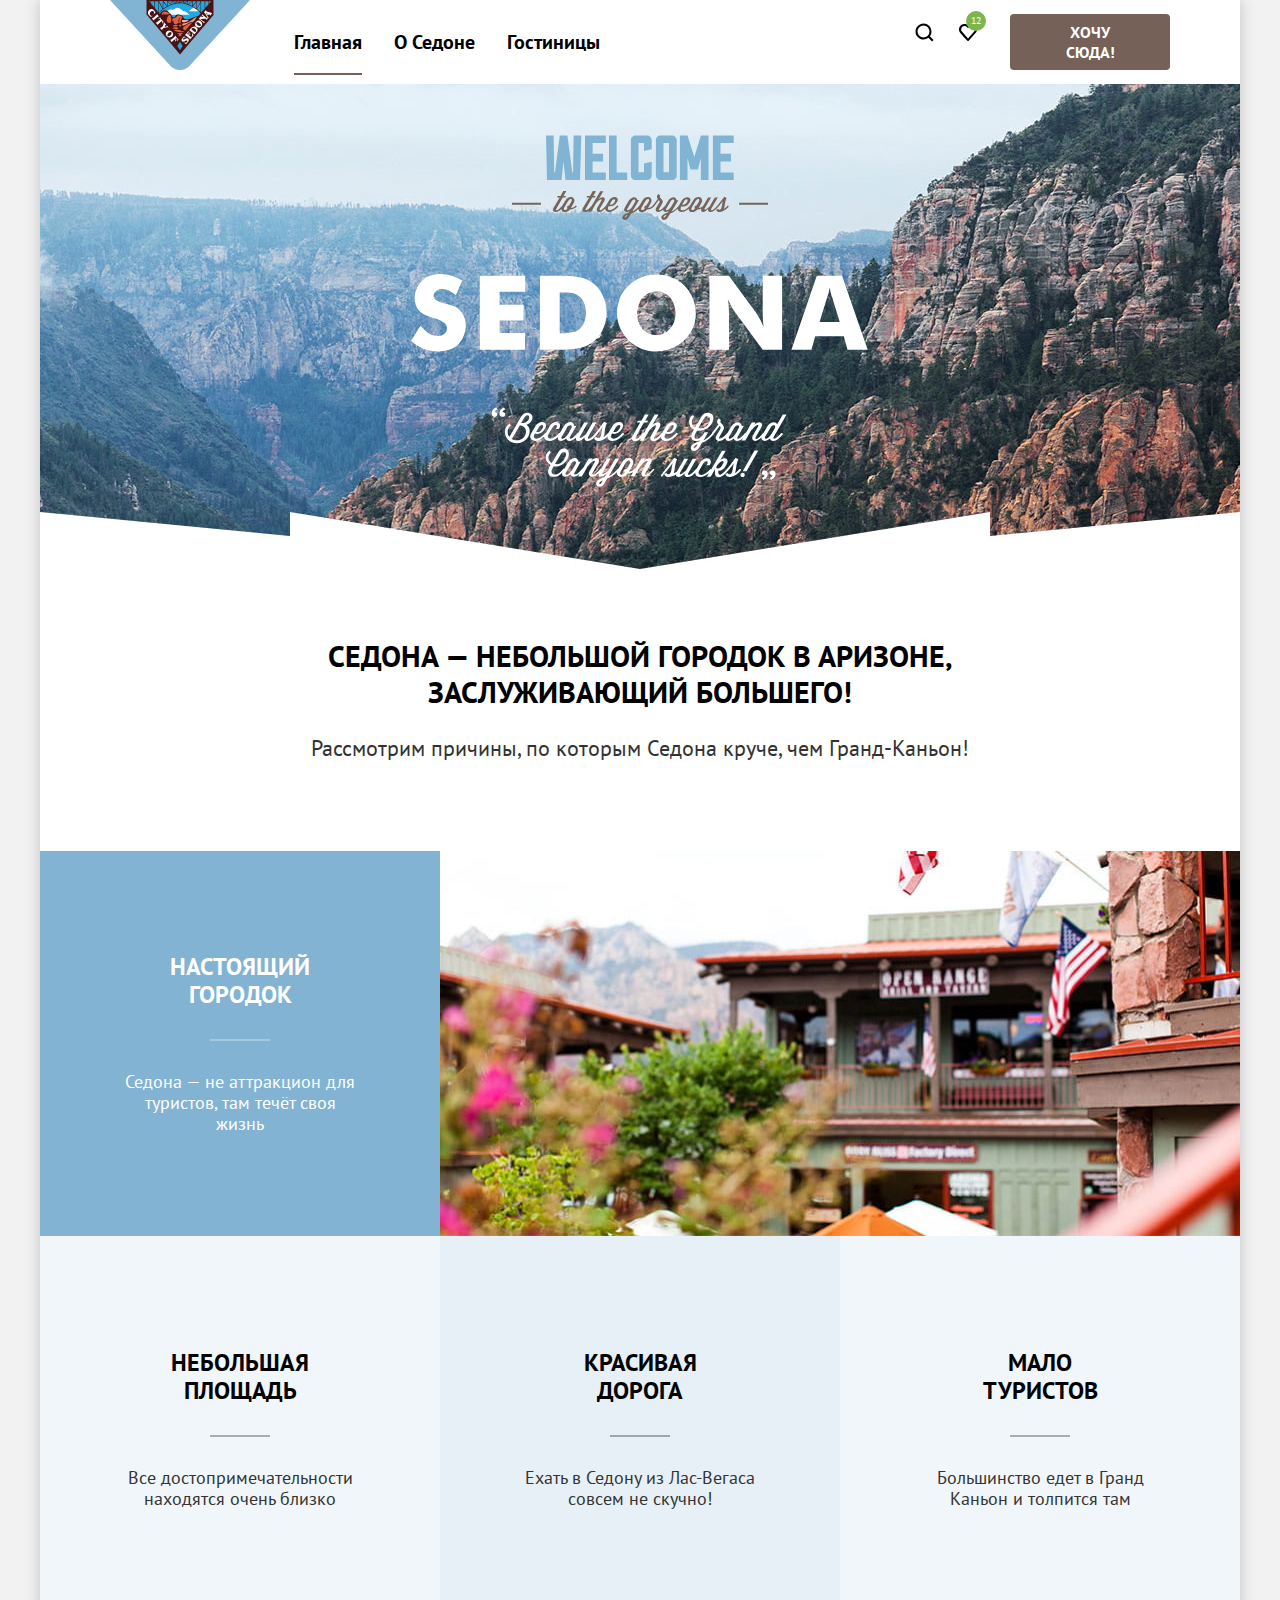
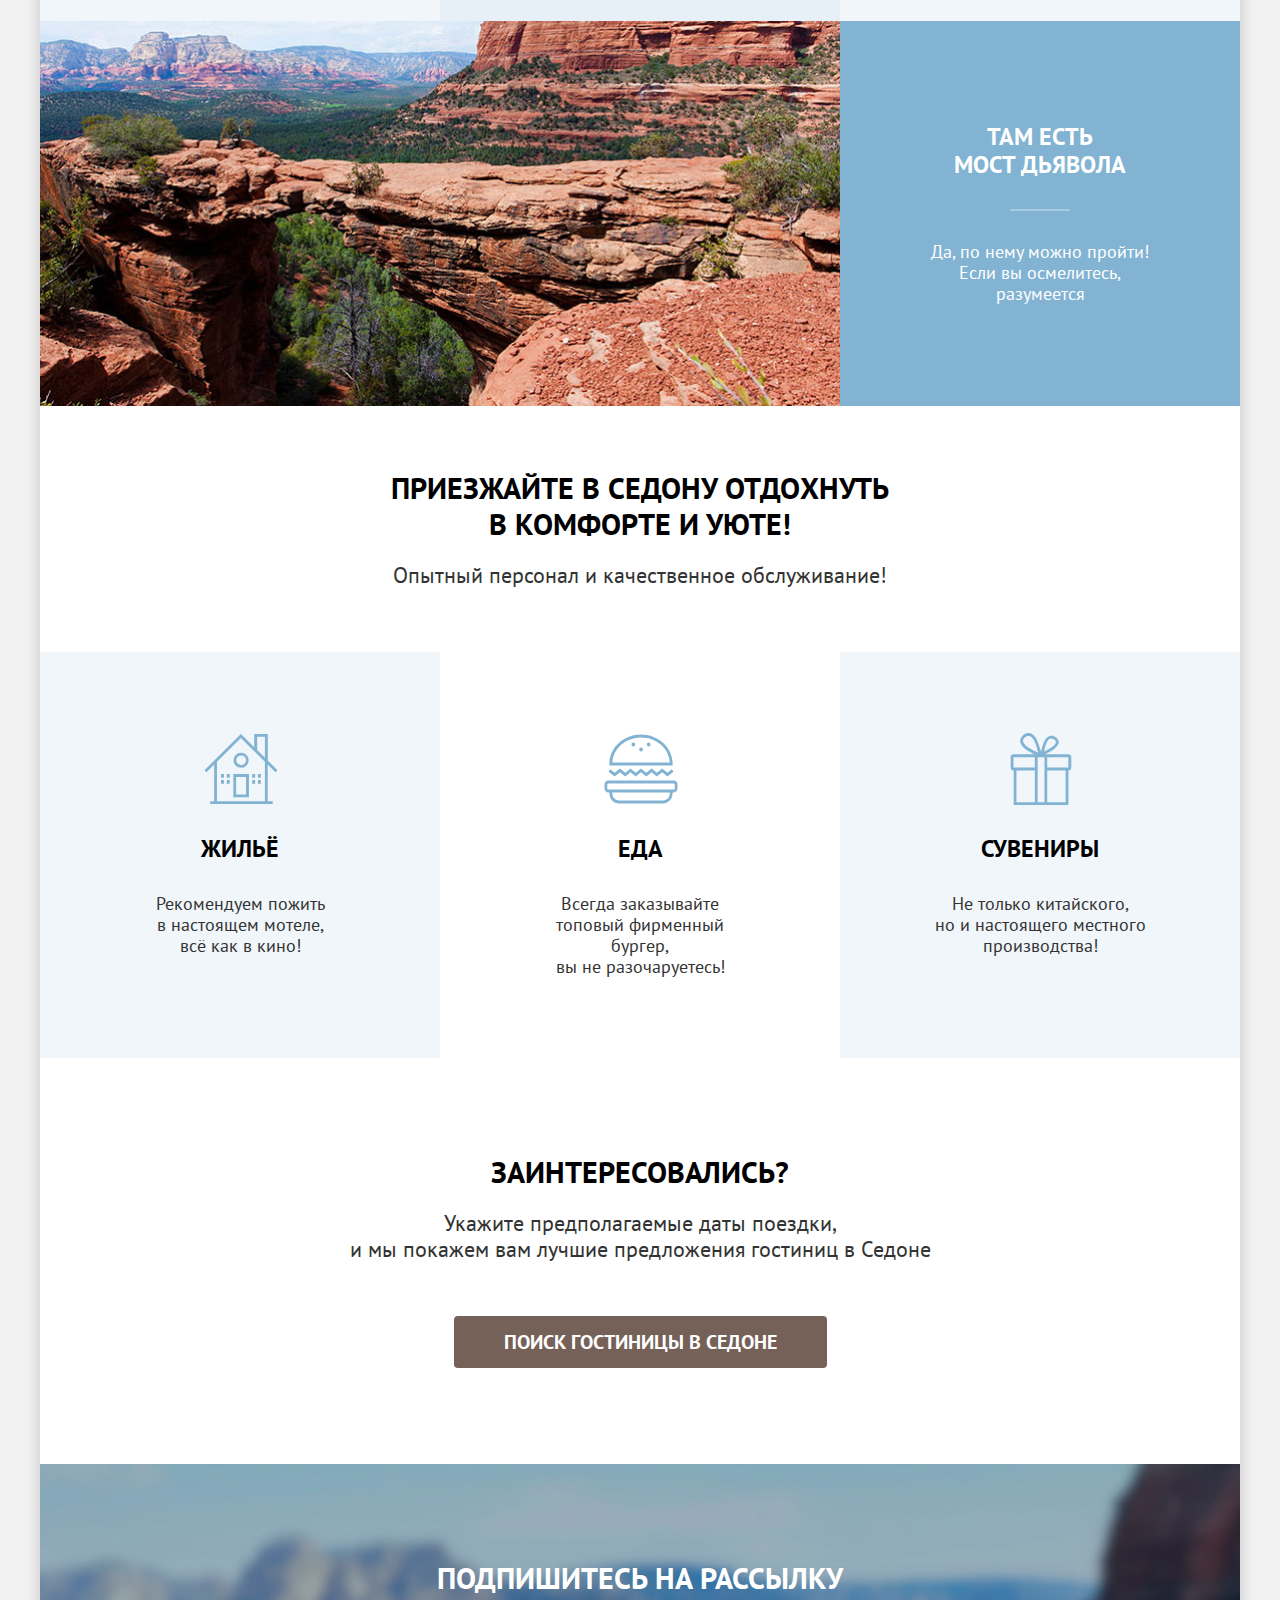
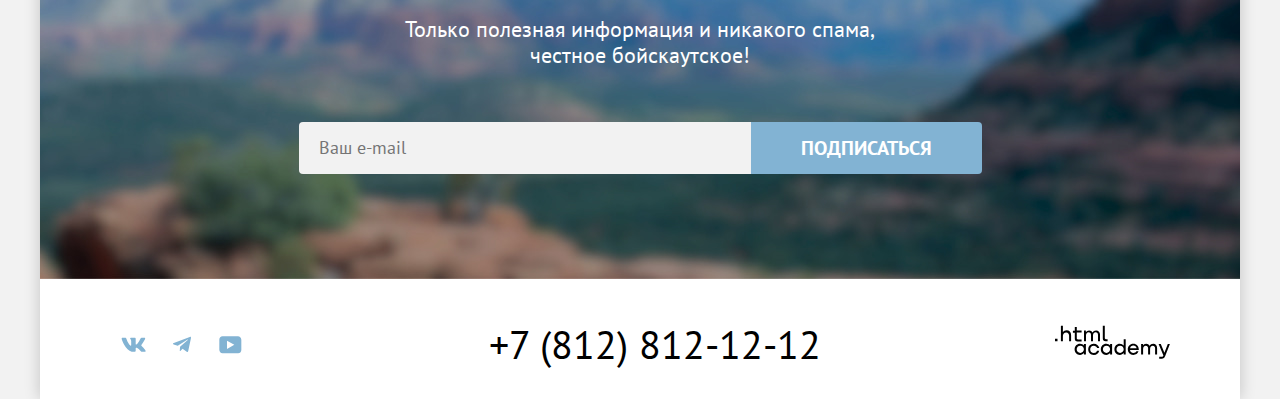
<file: index.html>
<!DOCTYPE html>
<html lang="ru">
  <head>
    <meta charset="utf-8">
    <title>Седона: Главная</title>
    <link rel="icon" href="favicon.ico">
    <link rel="icon" type="image/png" sizes="32x32" href="images/favicon-32x32.png">
    <link rel="stylesheet" href="styles/styles.css">
  </head>

  <body>
    <div class="page-container">
      <header class="main-header">

        <nav class="navigation">
          <a class="main-logo" href="index.html">
            <img class="logo-sedona" src="images/sedona-logo.svg" width="140" height="70" alt="Логотип Седоны">
          </a>

          <ul class="list navigation-list">
            <li class="navigation-item">
              <a class="navigation-link navigation-link-current" href="index.html">Главная</a>
            </li>
            <li class="navigation-item">
              <a class="navigation-link navigation-link-other" href="#">О Седоне</a>
            </li>
            <li class="navigation-item">
              <a class="navigation-link navigation-link-other" href="catalog.html">Гостиницы</a>
            </li>
          </ul>

          <ul class="list navigation-list navigation-user">
            <li class="navigation-item">
              <a class="navigation-link-user" href="#">
                <svg class="navigation-icon" xmlns="http://www.w3.org/2000/svg" width="20" height="20" fill="none" viewBox="0 0 20 20">
                  <path d="m19.5 18-3.7-3.67c1-1.3 1.7-2.98 1.7-4.87a8 8 0 0 0-8-7.96c-4.4 0-8 3.68-8 8.06a8 8 0 0 0 12.9 6.26l3.7 3.68 1.4-1.5Zm-10-2.48a6 6 0 0 1-6-5.96 6 6 0 0 1 12 0 6 6 0 0 1-6 5.96Z"/></svg>
                <span class="visually-hidden">Поиск</span>
              </a>
            </li>
            <li class="navigation-item">
              <a class="navigation-link-user navigation-favorite" href="#">
                <svg class="navigation-icon" xmlns="http://www.w3.org/2000/svg" width="20" height="20" fill="none" viewBox="0 0 20 20">
                  <path d="M9.9 19a.9.9 0 0 1-.8-.4c-5.4-6.1-6.7-7.5-7-7.9A5.4 5.4 0 0 1 6.5 2C7.8 2 9 2.5 10 3.3a5.46 5.46 0 0 1 9 4.1c0 1.3-.5 2.5-1.3 3.4l-7 7.9c-.2.2-.4.3-.8.3Zm-6-9.5c.3.4 3.5 4 6.1 6.9l6.2-7c.5-.5.7-1.2.7-2 0-1.8-1.5-3.3-3.3-3.3-1 0-2 .5-2.7 1.3-.3.3-.6.4-.9.4-.3 0-.6-.2-.8-.4-.7-.8-1.7-1.3-2.7-1.3-1.8 0-3.3 1.5-3.3 3.3-.1.9.3 1.6.7 2.1-.1 0-.1 0 0 0Z"/></svg>
                <span class="visually-hidden">Избранное</span>
              </a>
            </li>
            <li class="navigation-item">
              <button class="button button-basic navigation-button" type="button">Хочу сюда!</button>
            </li>
          </ul>
        </nav>
      </header>

      <main class="main-index">
        <div class="index-hero">
          <h1 class="visually-hidden">Добро пожаловать в Седону</h1>
          <img class="index-hero-image" src="images/welcome-to-sedona.svg" width="458" height="352" alt="Горный пейзаж Седоны">
        </div>

        <section class="advantages">
          <h2 class="visually-hidden">Почему стоит посетить Седону?</h2>

          <div class="advantages-heading">
            <p class="section-heading-title section-heading-title-first">Седона — небольшой городок в Аризоне,<br>заслуживающий большего!</p>
            <p class="section-heading-text">Рассмотрим причины, по которым Седона круче, чем Гранд-Каньон!</p>
          </div>
          <ul class="list advantages-list">
            <li class="advantages-item">
              <div class="advantages-text">
                <h3 class="advantages-title">Настоящий городок</h3>
                <div class="divider"></div>
                <p class="advantages-description">Седона — не аттракцион для туристов, там течёт своя жизнь</p>
              </div>
              <img src="images/sedona-town.jpg" width="800" height="385" alt="Улица Седоны">
            </li>
            <li class="advantages-item">
              <div class="advantages-text">
                <h3 class="advantages-title">Небольшая площадь</h3>
                <div class="divider"></div>
                <p class="advantages-description">Все достопримечательности находятся очень близко</p>
              </div>
              </li>
            <li class="advantages-item">
              <div class="advantages-text">
                <h3 class="advantages-title">Красивая<br>дорога</h3>
                <div class="divider"></div>
                <p class="advantages-description">Ехать в Седону из Лас-Вегаса совсем не скучно!</p>
              </div>
              </li>
            <li class="advantages-item">
              <div class="advantages-text">
                <h3 class="advantages-title">Мало<br>туристов</h3>
                <div class="divider"></div>
                <p class="advantages-description">Большинство едет в Гранд Каньон и толпится там</p>
              </div>
            </li>
            <li class="advantages-item">
              <div class="advantages-text">
                <h3 class="advantages-title">Там есть<br>мост дьявола</h3>
                <div class="divider"></div>
                <p class="advantages-description">Да, по нему можно пройти! Если вы осмелитесь, разумеется</p>
              </div>
              <img class="advantages-picture-last" src="images/devils-bridge.jpg" width="800" height="385" alt="Мост дьявола">
            </li>
          </ul>
        </section>

        <section class="recommendations">
          <h2 class="visually-hidden">Рекомендации</h2>
          <div class="recommendations-heading">
            <p class="section-heading-title">Приезжайте в Седону отдохнуть <br>в комфорте и уюте!</p>
            <p class="section-heading-text">Опытный персонал и качественное обслуживание!</p>
          </div>
          <ul class="list recommendations-list">
            <li class="recommendations-item">
              <h3 class="recommendations-title">Жильё</h3>
              <p class="recommendations-description">Рекомендуем пожить<br>в настоящем мотеле,<br>всё как в кино!</p>
            </li>
            <li class="recommendations-item">
              <h3 class="recommendations-title">Еда</h3>
              <p class="recommendations-description">Всегда заказывайте<br>топовый фирменный бургер,<br>вы не разочаруетесь!</p>
            </li>
            <li class="recommendations-item">
              <h3 class="recommendations-title">Сувениры</h3>
              <p class="recommendations-description">Не только китайского,<br>но и настоящего местного производства!</p>
            </li>
          </ul>
        </section>

        <section class="search">
          <h2 class="visually-hidden">Поиск гостиницы в Седоне</h2>
          <div class="search-heading">
            <p class="section-heading-title">Заинтересовались?</p>
            <p class="section-heading-text">Укажите предполагаемые даты поездки,<br>и мы покажем вам лучшие предложения гостиниц в Седоне</p>
            <a class="button button-basic button-big" href="catalog.html">Поиск гостиницы в Седоне</a>
          </div>
        </section>

        <section class="subscription subscription-background">
          <div class="subscription-heading">
            <h2 class="section-heading-title">Подпишитесь на рассылку</h2>
            <p class="section-heading-text">Только полезная информация и никакого спама,<br>честное бойскаутское!</p>
          </div>
          <form class="subscription-form" action="https://echo.htmlacademy.ru/" method="post">
            <label class="visually-hidden" for="e-mail">Укажите Ваш e-mail</label>
            <input class="subscription-email" type="email" name="e-mail" placeholder="Ваш e-mail" id="e-mail" required>
            <button class="button button-blue button-big" type="submit">Подписаться</button>
          </form>
        </section>
      </main>

      <footer class="main-footer">
        <ul class="list footer-socials">
          <li class="footer-socials-item">
            <a class="footer-socials-link" href="https://vk.com/htmlacademy">
              <svg class="socials-icon" xmlns="http://www.w3.org/2000/svg" width="48" height="41" fill="none" viewBox="0 0 48 41">
                <path fill-rule="evenodd" d="M35.12 14.8c.16-.54 0-.94-.8-.94H31.7c-.67 0-.98.34-1.15.73 0 0-1.33 3.2-3.22 5.27-.61.6-.9.8-1.23.8-.16 0-.41-.2-.41-.75v-5.1c0-.66-.19-.95-.74-.95h-4.13c-.42 0-.67.3-.67.59 0 .62.95.76 1.04 2.51v3.8c0 .83-.15.98-.48.98-.9 0-3.06-3.2-4.34-6.88-.25-.72-.5-1-1.18-1h-2.62c-.75 0-.9.34-.9.73 0 .68.89 4.07 4.14 8.55 2.17 3.06 5.23 4.72 8 4.72 1.68 0 1.88-.37 1.88-1v-2.32c0-.74.16-.88.7-.88.38 0 1.05.19 2.6 1.66 1.79 1.75 2.08 2.54 3.08 2.54h2.63c.75 0 1.12-.37.9-1.1-.23-.72-1.08-1.77-2.2-3.02-.62-.71-1.54-1.48-1.82-1.86-.39-.5-.28-.71 0-1.15 0 0 3.2-4.42 3.54-5.93Z" clip-rule="evenodd"/></svg>
              <span class="visually-hidden">VK</span>
            </a>
          </li>
          <li class="footer-socials-item">
            <a class="footer-socials-link" href="https://t.me/htmlacademy">
              <svg class="socials-icon" xmlns="http://www.w3.org/2000/svg" width="48" height="41" fill="none" viewBox="0 0 48 41">
                <path d="M31.79 12.96 15.84 19.1c-1.09.44-1.08 1.05-.2 1.32l4.1 1.28 9.47-5.98c.44-.27.85-.13.52.17l-7.68 6.93-.28 4.22c.41 0 .6-.2.83-.41l1.99-1.94 4.13 3.06c.77.42 1.31.2 1.5-.7l2.72-12.8c.28-1.12-.43-1.62-1.15-1.3Z"/></svg>
              <span class="visually-hidden">Telegram</span>
            </a>
          </li>
          <li class="footer-socials-item">
            <a class="footer-socials-link" href="https://www.youtube.com/user/htmlacademyru">
              <svg class="socials-icon" xmlns="http://www.w3.org/2000/svg" width="48" height="41" fill="none" viewBox="0 0 48 41">
                <path d="M31.94 12.36H16.51c-1.86 0-3.18 1.59-3.18 3.4v10.09c0 1.91 1.32 3.5 3.18 3.5h15.65c1.64 0 3.17-1.59 3.17-3.4v-10.2c-.22-1.8-1.53-3.4-3.39-3.4ZM20.99 24.89v-8.07l7.34 4.04-7.34 4.03Z"/></svg>
              <span class="visually-hidden">YouTube</span>
            </a>
          </li>
        </ul>

        <address>
          <a class="footer-phone" href="tel:+78128121212">+7 (812) 812-12-12</a>
        </address>

          <a class="html-academy-logo" href="https://htmlacademy.ru/">
            <svg class="html-academy-icon" xmlns="http://www.w3.org/2000/svg" width="115" height="34" fill="none" viewBox="0 0 115 34">
              <path d="M0 13.72v2.6h2.5v-2.6H0ZM11.6 5.32c-1.6 0-2.8.7-3.6 1.7h-.1V.82h-2v15.5h2v-5.3c0-2.1 1.3-3.6 3.3-3.6 1.8 0 2.9 1.4 2.9 3.2v5.7h2v-6.1c.1-3-1.8-4.9-4.5-4.9ZM26.6 5.62h-4.8v-3.7h-2v3.8h-1.9v2h1.9v6c0 1.7 1 2.7 2.7 2.7h4.1v-2h-3.7c-.7 0-1.1-.4-1.1-1.1v-5.7h4.8v-2ZM41.1 5.42c-1.6 0-2.9.8-3.5 2.1h-.1c-.6-1.2-1.8-2.1-3.4-2.1-1.4 0-2.5.8-3.1 1.8h-.1v-1.6H29v10.6h2v-5.4c0-2 1-3.5 2.6-3.5 1.5 0 2.4 1 2.4 2.6v6.3h2v-5.6c0-2.4 1.4-3.3 2.6-3.3 1.5 0 2.4 1 2.4 2.6v6.3h2v-6.5c.1-2.5-1.4-4.3-3.9-4.3ZM47.8 13.52c0 1.7 1 2.7 2.8 2.7h2v-2h-1.7c-.7 0-1.1-.4-1.1-1.1V.82h-2v12.7ZM28.9 20.52c-.9-1.1-2.2-1.8-3.9-1.8-3.1 0-5.4 2.3-5.4 5.6s2.3 5.6 5.4 5.6c1.8 0 3-.8 3.8-1.9h.1v1.6h2v-10.6h-2v1.5Zm-3.6 7.4c-2.2 0-3.6-1.6-3.6-3.6s1.4-3.6 3.6-3.6 3.6 1.6 3.6 3.6c0 1.9-1.4 3.6-3.6 3.6ZM44.2 22.82c-.5-2.4-2.6-4.1-5.4-4.1a5.4 5.4 0 0 0-5.6 5.6c0 3.1 2.2 5.6 5.6 5.6 2.8 0 4.9-1.8 5.4-4.2h-2.1a3.4 3.4 0 0 1-3.3 2.3c-2.2 0-3.6-1.6-3.6-3.6s1.4-3.6 3.6-3.6c1.6 0 2.8 1 3.3 2.2h2.1v-.2ZM55.1 20.52c-.9-1.1-2.2-1.8-3.9-1.8-3.1 0-5.4 2.3-5.4 5.6s2.3 5.6 5.4 5.6c1.8 0 3-.8 3.8-1.9h.1v1.6h2v-10.6h-2v1.5Zm-3.6 7.4c-2.2 0-3.6-1.6-3.6-3.6s1.4-3.6 3.6-3.6 3.6 1.6 3.6 3.6c0 1.9-1.5 3.6-3.6 3.6ZM68.7 20.62c-.9-1.1-2.2-1.9-3.9-1.9-3.1 0-5.4 2.3-5.4 5.6s2.2 5.6 5.4 5.6c1.7 0 3-.8 3.8-1.8h.1v1.5h2v-15.4h-2v6.4Zm-3.6 7.3c-2.2 0-3.6-1.6-3.6-3.6s1.4-3.6 3.6-3.6 3.6 1.6 3.6 3.6c-.1 2-1.5 3.6-3.6 3.6ZM78.3 18.72c-3.3 0-5.5 2.5-5.5 5.6 0 3 2.1 5.6 5.5 5.6 2.5 0 4.5-1.3 5.2-3.6h-2.1c-.5 1-1.6 1.6-3 1.6-1.9 0-3.3-1.3-3.4-2.9h8.8c.2-3.6-2-6.3-5.5-6.3Zm0 1.9c1.7 0 3 1 3.3 2.6h-6.5c.3-1.5 1.5-2.6 3.2-2.6ZM98.2 18.72c-1.6 0-2.9.8-3.6 2h-.1c-.6-1.2-1.8-2-3.4-2-1.4 0-2.5.7-3.1 1.8v-1.5h-1.9v10.6h2v-5.4c0-2 1-3.4 2.6-3.5 1.5 0 2.4 1 2.4 2.6v6.3h2v-5.6c0-2.4 1.4-3.3 2.6-3.3 1.5 0 2.4 1 2.4 2.6v6.3h2v-6.5c.1-2.6-1.4-4.4-3.9-4.4ZM109.4 27.82l-3.6-8.9h-2.2l4.8 11.6c-.3.9-.7 1.2-1.7 1.2h-2.5v2h2.5c1.8 0 2.8-.8 3.5-2.6l4.7-12.2h-2.1l-3.4 8.9Z"/></svg>
            <span class="visually-hidden">Логотип-ссылка HTML Academy</span>
          </a>
      </footer>

      <div class="modal-container modal-container-close">
        <section class="modal-hotel-search">
          <h2 class="modal-title">Поиск гостиницы в Седоне</h2>
          <button class="modal-close-button" type="button">
            <span class="visually-hidden">Закрыть</span>
            <span class="close-button">
              <svg class="close-button-svg" xmlns="http://www.w3.org/2000/svg" width="20" height="20" fill="none" viewBox="0 0 20 20">
                <path d="M17 4.3 15.7 3 10 8.7 4.3 3 3 4.3 8.7 10 3 15.7 4.3 17l5.7-5.7 5.7 5.7 1.3-1.3-5.7-5.7L17 4.3Z"/>
                </svg>
            </span>
          </button>

          <form class="modal-search-form" action="https://echo.htmlacademy.ru/" method="post">
            <label class="modal-input-label">
              <span class="modal-input-label-title">Дата заезда:</span>
              <input class="modal-input modal-input-date" type="text" name="arrival-date" value="27 апреля 2020" placeholder="Укажите дату" required>
              <span class="modal-icon"></span>
              <span class="date-comment comment-not-available">Мы не можем отправить вас в прошлое.</span>
            </label>
            <label class="modal-input-label">
              <span class="modal-input-label-title">Дата выезда:</span>
              <input class="modal-input modal-input-date" type="text" name="departure-date" value="1 сентября 2023" placeholder="Укажите дату" required>
              <span class="modal-icon"></span>
              <span class="date-comment comment-available">На эти даты есть свободные номера. Пока есть.</span>
            </label>

            <div class="modal-guests-counters">
              <div class="guests-counter">
                <label class="modal-input-label" for="guests-adults">
                  <span class="modal-input-label-title">Взрослые:</span>
                </label>
                <input class="modal-input modal-input-guests" type="number" name="guests-adults" id="guests-adults" value="2" min="1" required>
                <div class="modal-quantity">
                  <button class="modal-quantity-button" type="button">
                    <span class="visually-hidden">Меньше</span>
                    <svg class="button-minus-svg" width="20" height="20" viewBox="0 0 20 20" fill="none" xmlns="http://www.w3.org/2000/svg">
                      <path d="M3 9V11H17V9H3Z"/>
                      </svg>
                  </button>
                  <button class="modal-quantity-button" type="button">
                    <span class="visually-hidden">Больше</span>
                    <svg class="button-plus-svg" width="20" height="20" viewBox="0 0 20 20" fill="none" xmlns="http://www.w3.org/2000/svg">
                      <path d="M17 9H11V3H9V9H3V11H9V17H11V11H17V9Z"/>
                      </svg>
                  </button>
                </div>
              </div>

              <div class="guests-counter">
                <label class="modal-input-label" for="guests-kids">
                  <span class="modal-input-label-title">Дети:</span>
                </label>
                <span class="tooltip">
                  <button class="tooltip-toggle" type="button" aria-labelledby="tooltip-label">
                   <svg class="tooltip-icon" xmlns="http://www.w3.org/2000/svg" width="26" height="26" fill="none" viewBox="0 0 26 26"><circle cx="13" cy="13" r="13" fill="#83B3D3"/><path fill="#fff" fill-rule="evenodd" d="M12 7h2v2h-2V7Zm2 12h-2v-9h2v9Z" clip-rule="evenodd"/></svg>
                 </button>
                 <span class="tooltip-text" role="tooltip" id="tooltip-label">Укажите количество детей, которые будут с вами, возраст которых от 6 до 18 лет. Дети до 6 лет размещаются бесплатно.</span>
                </span>
                <input class="modal-input modal-input-guests" type="number" name="guests-kids" id="guests-kids" value="2" min="0" required>
                <div class="modal-quantity">
                  <button class="modal-quantity-button" type="button">
                    <span class="visually-hidden">Меньше</span>
                    <svg class="button-minus-svg" width="20" height="20" viewBox="0 0 20 20" fill="none" xmlns="http://www.w3.org/2000/svg">
                      <path d="M3 9V11H17V9H3Z"/>
                      </svg>
                  </button>
                  <button class="modal-quantity-button" type="button">
                    <span class="visually-hidden">Больше</span>
                    <svg class="button-plus-svg" width="20" height="20" viewBox="0 0 20 20" fill="none" xmlns="http://www.w3.org/2000/svg">
                      <path d="M17 9H11V3H9V9H3V11H9V17H11V11H17V9Z"/>
                      </svg>
                  </button>
                </div>
              </div>
            </div>

            <button class="button button-blue button-big" type="submit">Найти</button>
          </form>
        </section>
      </div>

    </div>
  </body>
</html>
</file>
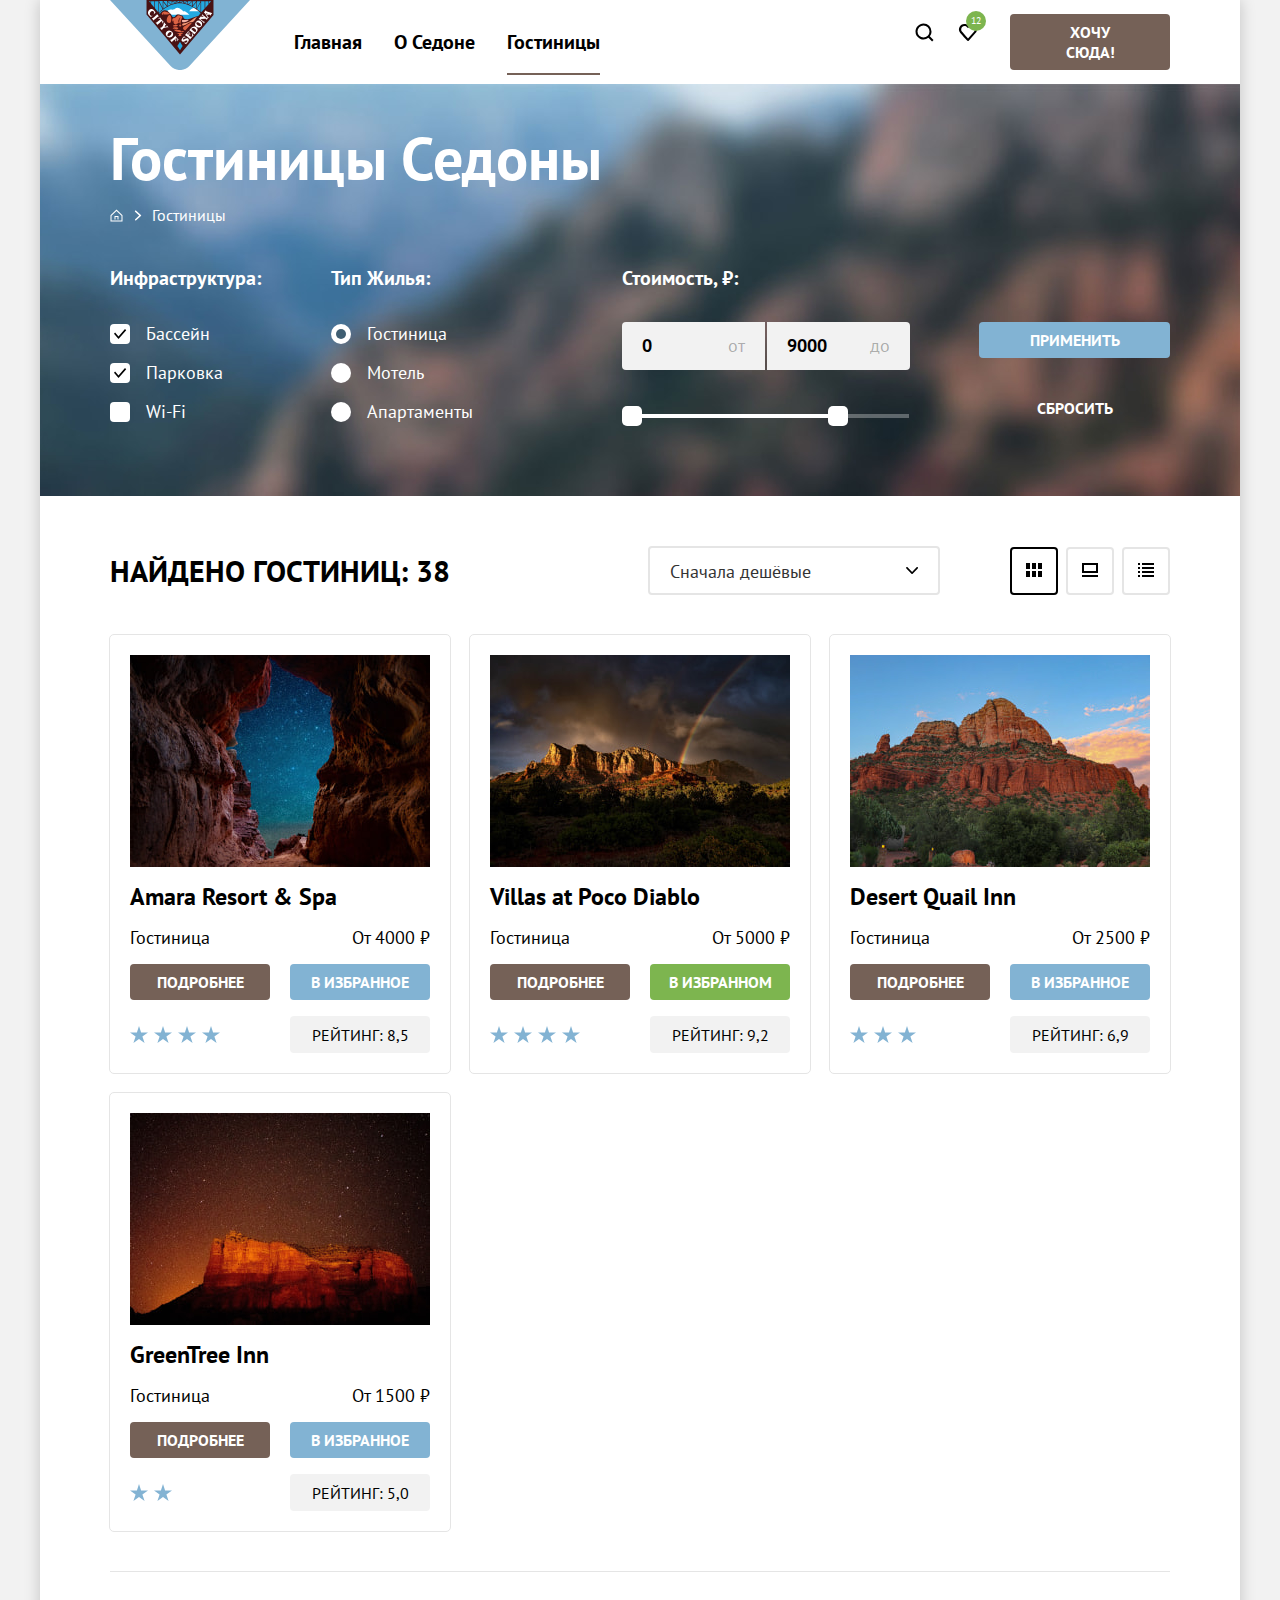
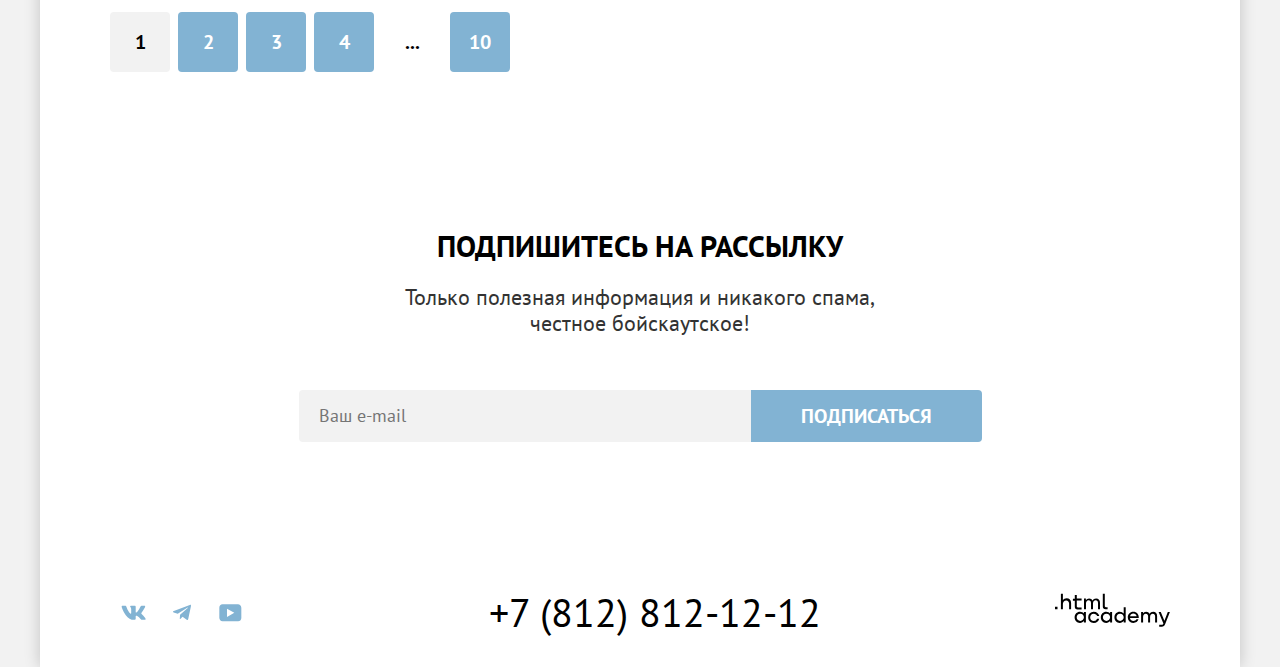
<file: catalog.html>
<!DOCTYPE html>
<html lang="ru">
  <head>
    <meta charset="utf-8">
    <title>Седона: Гостиницы</title>
    <link rel="icon" href="favicon.ico">
    <link rel="icon" type="image/png" sizes="32x32" href="images/favicon-32x32.png">
    <link rel="stylesheet" href="styles/styles.css">
  </head>

  <body>
    <div class="page-container">
      <header class="main-header">

        <nav class="navigation">
          <a class="main-logo" href="index.html">
            <img class="logo-sedona" src="images/sedona-logo.svg" width="140" height="70" alt="Логотип Седоны">
          </a>

          <ul class="list navigation-list">
            <li class="navigation-item">
              <a class="navigation-link navigation-link-other" href="index.html">Главная</a>
            </li>
            <li class="navigation-item">
              <a class="navigation-link navigation-link-other" href="#">О Седоне</a>
            </li>
            <li class="navigation-item">
              <a class="navigation-link navigation-link-current" href="catalog.html">Гостиницы</a>
            </li>
          </ul>

          <ul class="list navigation-list navigation-user">
            <li class="navigation-item">
              <a class="navigation-link-user" href="#">
                <svg class="navigation-icon" xmlns="http://www.w3.org/2000/svg" width="20" height="20" fill="none" viewBox="0 0 20 20">
                  <path d="m19.5 18-3.7-3.67c1-1.3 1.7-2.98 1.7-4.87a8 8 0 0 0-8-7.96c-4.4 0-8 3.68-8 8.06a8 8 0 0 0 12.9 6.26l3.7 3.68 1.4-1.5Zm-10-2.48a6 6 0 0 1-6-5.96 6 6 0 0 1 12 0 6 6 0 0 1-6 5.96Z"/></svg>
                <span class="visually-hidden">Поиск</span>
              </a>
            </li>
            <li class="navigation-item">
              <a class="navigation-link-user navigation-favorite" href="#">
                <svg class="navigation-icon" xmlns="http://www.w3.org/2000/svg" width="20" height="20" fill="none" viewBox="0 0 20 20">
                  <path d="M9.9 19a.9.9 0 0 1-.8-.4c-5.4-6.1-6.7-7.5-7-7.9A5.4 5.4 0 0 1 6.5 2C7.8 2 9 2.5 10 3.3a5.46 5.46 0 0 1 9 4.1c0 1.3-.5 2.5-1.3 3.4l-7 7.9c-.2.2-.4.3-.8.3Zm-6-9.5c.3.4 3.5 4 6.1 6.9l6.2-7c.5-.5.7-1.2.7-2 0-1.8-1.5-3.3-3.3-3.3-1 0-2 .5-2.7 1.3-.3.3-.6.4-.9.4-.3 0-.6-.2-.8-.4-.7-.8-1.7-1.3-2.7-1.3-1.8 0-3.3 1.5-3.3 3.3-.1.9.3 1.6.7 2.1-.1 0-.1 0 0 0Z"/></svg>
                <span class="visually-hidden">Избранное</span>
              </a>
            </li>
            <li class="navigation-item">
              <button class="button button-basic navigation-button" type="button">Хочу сюда!</button>
            </li>
          </ul>
        </nav>
      </header>

      <main class="main-catalog">
        <div class="catalog-header-block">
          <header class="catalog-header">
            <h1 class="catalog-header-title">Гостиницы Седоны</h1>
            <nav class="breadcrumbs" aria-label="Хлебные крошки">
              <ol class="breadcrumbs-list">
                <li class="breadcrumbs-item">
                  <a class="breadcrumbs-link homepage" href="index.html">
                    <svg class="homepage-icon" xmlns="http://www.w3.org/2000/svg" width="13" height="15" fill="none" viewBox="0 0 13 15">
                      <path d="m6.5.5-6 5.8v6.2h12V6.3L6.5.5Zm5 11h-10V6.7l5-4.8 5 4.8v4.8Z"/><path fill="#fff" d="M4.5 10.5h1V8h2v2.5h1V7h-4v3.5Z"/></svg>
                    <span class="visually-hidden">Главная</span>
                  </a>
                </li>
                <li class="breadcrumbs-item">
                  <a class="breadcrumbs-link">Гостиницы</a>
                </li>
              </ol>
            </nav>
          </header>

          <section class="filter">
            <h2 class="visually-hidden">Фильтрация поиска</h2>
            <form class="filter-options" action="https://echo.htmlacademy.ru/" method="get">

              <fieldset class="filter-options-group">
                <legend class="filter-options-title">Инфраструктура:</legend>
                <ul class="list filter-options-list">
                  <li class="filter-options-item">
                    <label class="filter-label">
                      <input class="visually-hidden control-input" type="checkbox" name="swimming-pool" checked>
                      <span class="control-mark"></span>
                      <span class="checkbox-label">Бассейн</span>
                    </label>
                  </li>
                  <li class="filter-options-item">
                    <label class="filter-label">
                      <input class="visually-hidden control-input" type="checkbox" name="parking" checked>
                      <span class="control-mark"></span>
                      <span class="checkbox-label">Парковка</span>
                    </label>
                  </li>
                  <li class="filter-options-item">
                    <label class="filter-label">
                      <input class="visually-hidden control-input" type="checkbox" name="wi-fi">
                      <span class="control-mark"></span>
                      <span class="checkbox-label">Wi-Fi</span>
                    </label>
                  </li>
                </ul>
              </fieldset>

              <fieldset class="filter-options-group">
                <legend class="filter-options-title">Тип Жилья:</legend>
                <ul class="list filter-options-list">
                  <li class="filter-options-item">
                    <label class="filter-label">
                      <input class="visually-hidden control-input" type="radio" name="type-of-housing" value="hotel" checked>
                      <span class="control-mark"></span>
                      <span class="radio-label">Гостиница</span>
                    </label>
                  </li>
                  <li class="filter-options-item">
                    <label class="filter-label">
                      <input class="visually-hidden control-input" type="radio" name="type-of-housing" value="motel">
                      <span class="control-mark"></span>
                      <span class="radio-label">Мотель</span>
                    </label>
                  </li>
                  <li class="filter-options-item">
                    <label class="filter-label">
                      <input class="visually-hidden control-input" type="radio" name="type-of-housing" value="apartment">
                      <span class="control-mark"></span>
                      <span class="radio-label">Апартаменты</span>
                    </label>
                  </li>
                </ul>
              </fieldset>

              <fieldset class="filter-options-group">
                <legend class="filter-options-title">Стоимость, ₽:</legend>
                <div class="range">
                  <div class="range-wrapper-inputs">
                    <label class="range-min-label">
                      <input class="range-input input-min" type="number" value="0" name="min-price">
                      <span class="range-text">от</span>
                    </label>
                    <label class="range-max-label">
                      <input class="range-input input-max" type="number" value="9000" name="max-price">
                      <span class="range-text">до</span>
                    </label>
                  </div>

                  <div class="range-scale">
                    <div class="range-bar" style="left: 0; width: 226px">
                      <button class="range-toggle toggle-min" type="button">
                        <span class="visually-hidden">Изменить минимальную цену</span>
                      </button>
                      <button class="range-toggle toggle-max" type="button">
                        <span class="visually-hidden">Изменить максимальную цену</span>
                      </button>
                    </div>
                  </div>
                </div>
              </fieldset>

              <div class="filter-buttons">
                <button class="button button-blue" type="submit">Применить</button>
                <button class="button button-transparent" type="reset">Сбросить</button>
              </div>
            </form>
          </section>
        </div>

        <section class="search-results">
          <div class="search-results-header">
            <h2 class="search-results-quantity">Найдено гостиниц: <span class="found-quantity">38</span></h2>
            <div class="select">
            <select class="sort-results" aria-label="Сортировка">
              <option value="cheap">Сначала дешёвые</option>
              <option value="expensive">Сначала дорогие</option>
              <option value="popular">Сначала популярные</option>
            </select>
            </div>
            <div class="view-select">
              <a class="view-button view-button-current" href="#">
                <svg class="view-icon" xmlns="http://www.w3.org/2000/svg" width="48" height="48" fill="none" viewBox="0 0 48 48"><g fill="#000" clip-path="url(#a)">
                  <path d="M20 17h-4v6h4v-6ZM32 17h-4v6h4v-6ZM26 17h-4v6h4v-6ZM20 25h-4v6h4v-6ZM32 25h-4v6h4v-6ZM26 25h-4v6h4v-6Z"/></g><defs><clipPath id="a"><path fill="#fff" d="M16 17h16v14H16z"/></clipPath></defs></svg>
                <span class="visually-hidden">Показать карточки</span>
              </a>
              <a class="view-button" href="#">
                <svg class="view-icon" xmlns="http://www.w3.org/2000/svg" width="48" height="48" fill="none" viewBox="0 0 48 48"><g fill="#000" clip-path="url(#b)">
                  <path d="M32 29H16v2h16v-2ZM30 19v6H18v-6h12Zm2-2H16v10h16V17Z"/></g><defs><clipPath id="b"><path fill="#fff" d="M16 17h16v14H16z"/></clipPath></defs></svg>
                <span class="visually-hidden">Показать крупные карточки</span>
              </a>
              <a class="view-button" href="#">
                <svg class="view-icon" xmlns="http://www.w3.org/2000/svg" width="48" height="48" fill="none" viewBox="0 0 48 48"><g fill="#000" clip-path="url(#c)">
                  <path d="M18 17h-2v2h2v-2ZM32 17H20v2h12v-2ZM18 21h-2v2h2v-2ZM32 21H20v2h12v-2ZM18 25h-2v2h2v-2ZM32 25H20v2h12v-2ZM18 29h-2v2h2v-2ZM32 29H20v2h12v-2Z"/></g><defs><clipPath id="c"><path fill="#fff" d="M16 17h16v14H16z"/></clipPath></defs></svg>
                <span class="visually-hidden">Показать список</span>
              </a>
            </div>
          </div>

          <ul class="list hotel-list">
            <li class="hotel-card">
              <a class="hotel-card-image" href="#">
                <img class="hotel-image" src="images/hotel-cards/hotel-1.jpg" width="300" height="212" alt="Пейзаж со звездным небом">
              </a>
              <h3 class="hotel-card-name">
                <a class="hotel-name" href="#">Amara Resort & Spa</a>
              </h3>
              <p class="hotel-card-type">Гостиница</p>
              <p class="hotel-card-price">От <span class="price">4000</span> ₽</p>
              <a class="hotel-card-more button-card button-basic" href="#">Подробнее</a>
              <button class="hotel-card-favorite button-card button-blue" type="button">В Избранное</button>
              <div class="rating-stars stars-4"><p class="visually-hidden">4 звезды</p></div>
              <p class="rating-text">Рейтинг: <span class="rating">8,5</span></p>
            </li>
            <li class="hotel-card">
              <a class="hotel-card-image" href="#">
                <img class="hotel-image" src="images/hotel-cards/hotel-2.jpg" width="300" height="212" alt="Скалы на фоне неба с радугой">
              </a>
              <h3 class="hotel-card-name">
                <a class="hotel-name" href="#">Villas at Poco Diablo</a>
              </h3>
              <p class="hotel-card-type">Гостиница</p>
              <p class="hotel-card-price">От <span class="price">5000</span> ₽</p>
              <a class="hotel-card-more button-card button-basic" href="#">Подробнее</a>
              <button class="hotel-card-favorite button-card button-green" type="button">В Избранном</button>
              <div class="rating-stars stars-4"><p class="visually-hidden">4 звезды</p></div>
              <p class="rating-text">Рейтинг: <span class="rating">9,2</span></p>
            </li>
            <li class="hotel-card">
              <a class="hotel-card-image" href="#">
                <img class="hotel-image" src="images/hotel-cards/hotel-3.jpg" width="300" height="212" alt="Горный пейзаж в солнечный день">
              </a>
              <h3 class="hotel-card-name">
                <a class="hotel-name" href="#">Desert Quail Inn</a>
              </h3>
              <p class="hotel-card-type">Гостиница</p>
              <p class="hotel-card-price">От <span class="price">2500</span> ₽</p>
              <a class="hotel-card-more button-card button-basic" href="#">Подробнее</a>
              <button class="hotel-card-favorite button-card button-blue" type="button">В Избранное</button>
              <div class="rating-stars stars-3"><p class="visually-hidden">3 звезды</p></div>
              <p class="rating-text">Рейтинг: <span class="rating">6,9</span></p>
            </li>
            <li class="hotel-card">
              <a class="hotel-card-image" href="#">
                <img class="hotel-card-image" src="images/hotel-cards/hotel-4.jpg" width="300" height="212" alt="Ночной горный пейзаж в оранжевых тонах">
              </a>
              <h3 class="hotel-card-name">
                <a class="hotel-name" href="#">GreenTree Inn</a>
              </h3>
              <p class="hotel-card-type">Гостиница</p>
              <p class="hotel-card-price">От <span class="price">1500</span> ₽</p>
              <a class="hotel-card-more button-card button-basic" href="#">Подробнее</a>
              <button class="hotel-card-favorite button-card button-blue" type="button">В Избранное</button>
              <div class="rating-stars stars-2"><p class="visually-hidden">2 звезды</p></div>
              <p class="rating-text">Рейтинг: <span class="rating">5,0</span></p>
            </li>
          </ul>

          <div class="divider-big"></div>

          <ul class="list pagination">
            <li class="pagination-item">
              <a class="pagination-link pagination-current">1</a>
            </li>
            <li class="pagination-item">
              <a class="pagination-link" href="#">2</a>
            </li>
            <li class="pagination-item">
              <a class="pagination-link" href="#">3</a>
            </li>
            <li class="pagination-item">
              <a class="pagination-link" href="#">4</a>
            </li>
            <li class="pagination-item">
              <a class="pagination-link pagination-more">...</a>
            </li>
            <li class="pagination-item">
              <a class="pagination-link" href="#">10</a>
            </li>
          </ul>
        </section>

        <section class="subscription">
          <div class="subscription-heading">
            <h2 class="section-heading-title">Подпишитесь на рассылку</h2>
            <p class="section-heading-text">Только полезная информация и никакого спама,<br>честное бойскаутское!</p>
          </div>
          <form class="subscription-form" action="https://echo.htmlacademy.ru/" method="post">
            <label class="visually-hidden" for="e-mail">Укажите Ваш e-mail</label>
            <input class="subscription-email" type="email" name="e-mail" placeholder="Ваш e-mail" id="e-mail" required>
            <button class="button button-blue button-big" type="submit">Подписаться</button>
          </form>
        </section>
      </main>

      <footer class="main-footer">
        <ul class="list footer-socials">
          <li class="footer-socials-item">
            <a class="footer-socials-link" href="https://vk.com/htmlacademy">
              <svg class="socials-icon" xmlns="http://www.w3.org/2000/svg" width="48" height="41" fill="none" viewBox="0 0 48 41">
                <path fill-rule="evenodd" d="M35.12 14.8c.16-.54 0-.94-.8-.94H31.7c-.67 0-.98.34-1.15.73 0 0-1.33 3.2-3.22 5.27-.61.6-.9.8-1.23.8-.16 0-.41-.2-.41-.75v-5.1c0-.66-.19-.95-.74-.95h-4.13c-.42 0-.67.3-.67.59 0 .62.95.76 1.04 2.51v3.8c0 .83-.15.98-.48.98-.9 0-3.06-3.2-4.34-6.88-.25-.72-.5-1-1.18-1h-2.62c-.75 0-.9.34-.9.73 0 .68.89 4.07 4.14 8.55 2.17 3.06 5.23 4.72 8 4.72 1.68 0 1.88-.37 1.88-1v-2.32c0-.74.16-.88.7-.88.38 0 1.05.19 2.6 1.66 1.79 1.75 2.08 2.54 3.08 2.54h2.63c.75 0 1.12-.37.9-1.1-.23-.72-1.08-1.77-2.2-3.02-.62-.71-1.54-1.48-1.82-1.86-.39-.5-.28-.71 0-1.15 0 0 3.2-4.42 3.54-5.93Z" clip-rule="evenodd"/></svg>
              <span class="visually-hidden">VK</span>
            </a>
          </li>
          <li class="footer-socials-item">
            <a class="footer-socials-link" href="https://t.me/htmlacademy">
              <svg class="socials-icon" xmlns="http://www.w3.org/2000/svg" width="48" height="41" fill="none" viewBox="0 0 48 41">
                <path d="M31.79 12.96 15.84 19.1c-1.09.44-1.08 1.05-.2 1.32l4.1 1.28 9.47-5.98c.44-.27.85-.13.52.17l-7.68 6.93-.28 4.22c.41 0 .6-.2.83-.41l1.99-1.94 4.13 3.06c.77.42 1.31.2 1.5-.7l2.72-12.8c.28-1.12-.43-1.62-1.15-1.3Z"/></svg>
              <span class="visually-hidden">Telegram</span>
            </a>
          </li>
          <li class="footer-socials-item">
            <a class="footer-socials-link" href="https://www.youtube.com/user/htmlacademyru">
              <svg class="socials-icon" xmlns="http://www.w3.org/2000/svg" width="48" height="41" fill="none" viewBox="0 0 48 41">
                <path d="M31.94 12.36H16.51c-1.86 0-3.18 1.59-3.18 3.4v10.09c0 1.91 1.32 3.5 3.18 3.5h15.65c1.64 0 3.17-1.59 3.17-3.4v-10.2c-.22-1.8-1.53-3.4-3.39-3.4ZM20.99 24.89v-8.07l7.34 4.04-7.34 4.03Z"/></svg>
              <span class="visually-hidden">YouTube</span>
            </a>
          </li>
        </ul>

        <address>
          <a class="footer-phone" href="tel:+78128121212">+7 (812) 812-12-12</a>
        </address>

          <a class="html-academy-logo" href="https://htmlacademy.ru/">
            <svg class="html-academy-icon" xmlns="http://www.w3.org/2000/svg" width="115" height="34" fill="none" viewBox="0 0 115 34">
              <path d="M0 13.72v2.6h2.5v-2.6H0ZM11.6 5.32c-1.6 0-2.8.7-3.6 1.7h-.1V.82h-2v15.5h2v-5.3c0-2.1 1.3-3.6 3.3-3.6 1.8 0 2.9 1.4 2.9 3.2v5.7h2v-6.1c.1-3-1.8-4.9-4.5-4.9ZM26.6 5.62h-4.8v-3.7h-2v3.8h-1.9v2h1.9v6c0 1.7 1 2.7 2.7 2.7h4.1v-2h-3.7c-.7 0-1.1-.4-1.1-1.1v-5.7h4.8v-2ZM41.1 5.42c-1.6 0-2.9.8-3.5 2.1h-.1c-.6-1.2-1.8-2.1-3.4-2.1-1.4 0-2.5.8-3.1 1.8h-.1v-1.6H29v10.6h2v-5.4c0-2 1-3.5 2.6-3.5 1.5 0 2.4 1 2.4 2.6v6.3h2v-5.6c0-2.4 1.4-3.3 2.6-3.3 1.5 0 2.4 1 2.4 2.6v6.3h2v-6.5c.1-2.5-1.4-4.3-3.9-4.3ZM47.8 13.52c0 1.7 1 2.7 2.8 2.7h2v-2h-1.7c-.7 0-1.1-.4-1.1-1.1V.82h-2v12.7ZM28.9 20.52c-.9-1.1-2.2-1.8-3.9-1.8-3.1 0-5.4 2.3-5.4 5.6s2.3 5.6 5.4 5.6c1.8 0 3-.8 3.8-1.9h.1v1.6h2v-10.6h-2v1.5Zm-3.6 7.4c-2.2 0-3.6-1.6-3.6-3.6s1.4-3.6 3.6-3.6 3.6 1.6 3.6 3.6c0 1.9-1.4 3.6-3.6 3.6ZM44.2 22.82c-.5-2.4-2.6-4.1-5.4-4.1a5.4 5.4 0 0 0-5.6 5.6c0 3.1 2.2 5.6 5.6 5.6 2.8 0 4.9-1.8 5.4-4.2h-2.1a3.4 3.4 0 0 1-3.3 2.3c-2.2 0-3.6-1.6-3.6-3.6s1.4-3.6 3.6-3.6c1.6 0 2.8 1 3.3 2.2h2.1v-.2ZM55.1 20.52c-.9-1.1-2.2-1.8-3.9-1.8-3.1 0-5.4 2.3-5.4 5.6s2.3 5.6 5.4 5.6c1.8 0 3-.8 3.8-1.9h.1v1.6h2v-10.6h-2v1.5Zm-3.6 7.4c-2.2 0-3.6-1.6-3.6-3.6s1.4-3.6 3.6-3.6 3.6 1.6 3.6 3.6c0 1.9-1.5 3.6-3.6 3.6ZM68.7 20.62c-.9-1.1-2.2-1.9-3.9-1.9-3.1 0-5.4 2.3-5.4 5.6s2.2 5.6 5.4 5.6c1.7 0 3-.8 3.8-1.8h.1v1.5h2v-15.4h-2v6.4Zm-3.6 7.3c-2.2 0-3.6-1.6-3.6-3.6s1.4-3.6 3.6-3.6 3.6 1.6 3.6 3.6c-.1 2-1.5 3.6-3.6 3.6ZM78.3 18.72c-3.3 0-5.5 2.5-5.5 5.6 0 3 2.1 5.6 5.5 5.6 2.5 0 4.5-1.3 5.2-3.6h-2.1c-.5 1-1.6 1.6-3 1.6-1.9 0-3.3-1.3-3.4-2.9h8.8c.2-3.6-2-6.3-5.5-6.3Zm0 1.9c1.7 0 3 1 3.3 2.6h-6.5c.3-1.5 1.5-2.6 3.2-2.6ZM98.2 18.72c-1.6 0-2.9.8-3.6 2h-.1c-.6-1.2-1.8-2-3.4-2-1.4 0-2.5.7-3.1 1.8v-1.5h-1.9v10.6h2v-5.4c0-2 1-3.4 2.6-3.5 1.5 0 2.4 1 2.4 2.6v6.3h2v-5.6c0-2.4 1.4-3.3 2.6-3.3 1.5 0 2.4 1 2.4 2.6v6.3h2v-6.5c.1-2.6-1.4-4.4-3.9-4.4ZM109.4 27.82l-3.6-8.9h-2.2l4.8 11.6c-.3.9-.7 1.2-1.7 1.2h-2.5v2h2.5c1.8 0 2.8-.8 3.5-2.6l4.7-12.2h-2.1l-3.4 8.9Z"/></svg>
            <span class="visually-hidden">Логотип-ссылка HTML Academy</span>
          </a>

      </footer>

      <div class="modal-container modal-container-close">
        <section class="modal-hotel-search">
          <h2 class="modal-title">Поиск гостиницы в Седоне</h2>
          <button class="modal-close-button" type="button">
            <span class="visually-hidden">Закрыть</span>
            <span class="close-button">
              <svg class="close-button-svg" xmlns="http://www.w3.org/2000/svg" width="20" height="20" fill="none" viewBox="0 0 20 20">
                <path d="M17 4.3 15.7 3 10 8.7 4.3 3 3 4.3 8.7 10 3 15.7 4.3 17l5.7-5.7 5.7 5.7 1.3-1.3-5.7-5.7L17 4.3Z"/>
                </svg>
            </span>
          </button>

          <form class="modal-search-form" action="https://echo.htmlacademy.ru/" method="post">
            <label class="modal-input-label">
              <span class="modal-input-label-title">Дата заезда:</span>
              <input class="modal-input modal-input-date" type="text" name="arrival-date" value="27 апреля 2020" placeholder="Укажите дату" required>
              <span class="modal-icon"></span>
              <span class="date-comment comment-not-available">Мы не можем отправить вас в прошлое.</span>
            </label>
            <label class="modal-input-label">
              <span class="modal-input-label-title">Дата выезда:</span>
              <input class="modal-input modal-input-date" type="text" name="departure-date" value="1 сентября 2023" placeholder="Укажите дату" required>
              <span class="modal-icon"></span>
              <span class="date-comment comment-available">На эти даты есть свободные номера. Пока есть.</span>
            </label>

            <div class="modal-guests-counters">
              <div class="guests-counter">
                <label class="modal-input-label" for="guests-adults">
                  <span class="modal-input-label-title">Взрослые:</span>
                </label>
                <input class="modal-input modal-input-guests" type="number" name="guests-adults" id="guests-adults" value="2" min="1" required>
                <div class="modal-quantity">
                  <button class="modal-quantity-button" type="button">
                    <span class="visually-hidden">Меньше</span>
                    <svg class="button-minus-svg" width="20" height="20" viewBox="0 0 20 20" fill="none" xmlns="http://www.w3.org/2000/svg">
                      <path d="M3 9V11H17V9H3Z"/>
                      </svg>
                  </button>
                  <button class="modal-quantity-button" type="button">
                    <span class="visually-hidden">Больше</span>
                    <svg class="button-plus-svg" width="20" height="20" viewBox="0 0 20 20" fill="none" xmlns="http://www.w3.org/2000/svg">
                      <path d="M17 9H11V3H9V9H3V11H9V17H11V11H17V9Z"/>
                      </svg>
                  </button>
                </div>
              </div>

              <div class="guests-counter">
                <label class="modal-input-label" for="guests-kids">
                  <span class="modal-input-label-title">Дети:</span>
                </label>
                <span class="tooltip">
                  <button class="tooltip-toggle" type="button" aria-labelledby="tooltip-label">
                   <svg class="tooltip-icon" xmlns="http://www.w3.org/2000/svg" width="26" height="26" fill="none" viewBox="0 0 26 26"><circle cx="13" cy="13" r="13" fill="#83B3D3"/><path fill="#fff" fill-rule="evenodd" d="M12 7h2v2h-2V7Zm2 12h-2v-9h2v9Z" clip-rule="evenodd"/></svg>
                 </button>
                 <span class="tooltip-text" role="tooltip" id="tooltip-label">Укажите количество детей, которые будут с вами, возраст которых от 6 до 18 лет. Дети до 6 лет размещаются бесплатно.</span>
                </span>
                <input class="modal-input modal-input-guests" type="number" name="guests-kids" id="guests-kids" value="2" min="0" required>
                <div class="modal-quantity">
                  <button class="modal-quantity-button" type="button">
                    <span class="visually-hidden">Меньше</span>
                    <svg class="button-minus-svg" width="20" height="20" viewBox="0 0 20 20" fill="none" xmlns="http://www.w3.org/2000/svg">
                      <path d="M3 9V11H17V9H3Z"/>
                      </svg>
                  </button>
                  <button class="modal-quantity-button" type="button">
                    <span class="visually-hidden">Больше</span>
                    <svg class="button-plus-svg" width="20" height="20" viewBox="0 0 20 20" fill="none" xmlns="http://www.w3.org/2000/svg">
                      <path d="M17 9H11V3H9V9H3V11H9V17H11V11H17V9Z"/>
                      </svg>
                  </button>
                </div>
              </div>
            </div>

            <button class="button button-blue button-big" type="submit">Найти</button>
          </form>
        </section>
      </div>

    </div>
  </body>
</html>
</file>
<file: styles/styles.css>
@font-face {
  font-family: "PT Sans";
  font-style: normal;
  font-weight: 400;
  src: url(../fonts/ptsans-400.woff2) format("woff2");
  font-display: swap;
}

@font-face {
  font-family: "PT Sans";
  font-style: normal;
  font-weight: 700;
  src: url(../fonts/ptsans-700.woff2) format("woff2");
  font-display: swap;
}

:root {
  --text-color-basic: rgba(0, 0, 0, 1);
  --text-color-second: rgba(51, 51, 51, 1);
  --text-color-error: rgba(255, 87, 87, 1);
  --color-white: rgba(255, 255, 255, 1);
  --color-light-grey: rgba(242, 242, 242, 1);
  --color-grey: rgba(229, 229, 229, 1);
  --color-blue-basic: rgba(130, 179, 211, 1);
  --color-blue-second-12: rgba(131, 179, 211, 0.12);
  --color-blue-second-20: rgba(131, 179, 211, 0.2);
  --button-color-basic: rgba(117, 97, 87, 1);
  --button-color-green: rgba(125, 181, 79, 1);
  --button-color-basic-hover: rgba(97, 80, 72, 1);
  --button-color-blue-hover: rgba(104, 162, 202, 1);
  --button-color-green-hover: rgba(108, 158, 66, 1);
  --color-white-30: rgba(255, 255, 255, 0.3);
  --color-white-60: rgba(255, 255, 255, 0.6);
  --shadow: rgba(0, 0, 0, 0.2);
  --modal-shadow: rgba(0, 0, 0, 0.15);
  --color-black-30: rgba(0, 0, 0, 0.3);
  --icon-color-blue-active: rgba(104, 162, 202, 0.3);
  --phone-color-active: rgba(117, 97, 87, 0.3);
  --modal-container-background: rgba(242, 242, 242, 0.8);
  --check-mark: rgba(63, 94, 114, 1);
}

html {
  height: 100%;
}

body {
  display: block;
  height: 100%;
  min-width: 1200px;
  box-sizing: border-box;
  margin: 0;
  padding: 0;
  font-family: "PT Sans", sans-serif;
  font-size: 18px;
  line-height: 21px;
  font-weight: 400;
  color: var(--text-color-basic);
  text-align: center;
  background-color: var(--color-light-grey);
}

img {
  max-width: 100%;
  object-fit: contain;
}

.page-container {
  display: flex;
  flex-direction: column;
  min-height: 100%;
  width: 1200px;
  margin: 0 auto;
  background-color: var(--color-white);
  box-shadow: 0 0 15px var(--shadow);
}

.visually-hidden {
  position: absolute;
  width: 1px;
  height: 1px;
  margin: -1px;
  padding: 0;
  border: 0;
  clip: rect(0 0 0 0);
  overflow: hidden;
}

.button {
  display: inline-block;
  padding: 8px 50px;
  font-family: inherit;
  font-size: 16px;
  line-height: 20px;
  font-weight: 700;
  text-transform: uppercase;
  text-decoration: none;
  color: var(--color-white);
  border: none;
  border-radius: 4px;
  cursor: pointer;
}

.button:disabled,
.button-card:disabled {
  background-color: var(--color-grey);
}

.button:focus-visible {
  outline: none;
}

.button-basic {
  background-color: var(--button-color-basic);
}

.button-basic:hover,
.button-basic:focus-visible {
  background-color: var(--button-color-basic-hover);
}

.button-basic:active {
  color: var(--color-white-30);
}

.button-card {
  display: inline-block;
  width: 140px;
  padding-top: 8px;
  padding-bottom: 8px;
  font-family: inherit;
  font-size: 16px;
  line-height: 20px;
  font-weight: 700;
  color: var(--color-white);
  text-transform: uppercase;
  text-decoration: none;
  border: none;
  border-radius: 4px;
}

.button-card:focus-visible {
  outline: none;
}

.button-blue {
  background-color: var(--color-blue-basic);
}

.button-blue:hover,
.button-blue:focus-visible {
  background-color: var(--button-color-blue-hover);
}

.button-blue:active {
  color: var(--color-white-30);
}

.button-green {
  background-color: var(--button-color-green);
}

.button-green:hover,
.button-green:focus-visible {
  background-color: var(--button-color-green-hover);
}

.button-green:active {
  color: var(--color-white-30);
}

.button-transparent {
  min-width: 190px;
  background-color: transparent;
}
.button-transparent:hover {
  color: var(--color-white-60);
}

.button-transparent:focus-visible {
  outline: 3px solid var(--color-blue-basic);
  outline-offset: -3px;
}

.button-transparent:active {
  color: var(--color-white-30);
}

.button-transparent:disabled {
  background-color: transparent;
  opacity: 0.1;
}

.button-big {
  font-family: inherit;
  font-size: 20px;
  line-height: 36px;
}

.button-big:focus-visible {
  outline: none;
}

.list {
  list-style: none;
  margin: 0;
  padding: 0;
}

.navigation {
  display: flex;
  flex-wrap: wrap;
  min-height: 64px;
  padding: 0 70px;
}

.main-logo {
  width: 140px;
  margin-right: 28px;
  margin-bottom: -6px;
}

.logo-sedona {
  position: relative;
  z-index: 1;
  display: block;
}

.navigation-list {
  display: flex;
  flex-wrap: wrap;
  align-items: center;
  max-width: 506px;
}

.navigation-user {
  display: flex;
  flex-wrap: wrap;
  justify-content: flex-end;
  align-items: start;
  margin-left: auto;
  max-width: 268px;
}

.navigation-link {
  position: relative;
  display: block;
  padding: 20px 16px;
  font-size: 20px;
  line-height: 24px;
  font-weight: 700;
  text-align: center;
  text-decoration: none;
  color:var(--text-color-basic);
  background-color: var(--color-white);
}

.navigation-link-current::after {
  position: absolute;
  right: 16px;
  left: 16px;
  bottom: -1px;
  height: 2px;
  content: "";
  background-color: var(--button-color-basic);
}

.navigation-link-other:hover,
.navigation-link-other:focus-visible {
  opacity: 0.6;
}

.navigation-link-other:active {
  opacity: 0.3;
}

.navigation-link-user {
  position: relative;
  display: block;
  min-height: 20px;
  min-width: 20px;
  padding: 22px 12px;
}

.navigation-link-user:hover,
.navigation-link-user:focus-visible {
  opacity: 0.6;
}

.navigation-link-user:active {
  opacity: 0.3;
}

.navigation-icon {
  position: absolute;
  top: 0;
  right: 0;
  bottom: 0;
  left: 0;
  margin: auto;
  fill: var(--text-color-basic);
}

.navigation-favorite {
  position: relative;
}

.navigation-favorite::after {
  position: absolute;
  top: 11px;
  left: 20px;
  content: "12";
  min-width: 20px;
  height: 20px;
  padding: 5px 5px 5px 4px;
  box-sizing: border-box;
  font-size: 10px;
  line-height: 10px;
  color: var(--color-white);
  background-color: var(--button-color-green);
  border-radius: 50%;
}

.navigation-button {
  width: 160px;
  margin: 14px 0 14px 20px;
  padding: 8px 34px;
}

.main-index {
  flex-grow: 1;
}

.index-hero {
  display: block;
  width: 1200px;
  height: 485px;
  background: url(../images/sedona-hero.jpg) no-repeat;
  background-color: var(--button-color-blue-hover);
}

.index-hero-image {
  margin: 51px auto 82px;
}

.section-heading-title {
  margin: 0;
  margin-bottom: 20px;
  font-size: 30px;
  line-height: 36px;
  font-weight: 700;
  text-transform: uppercase;
}

.section-heading-title-first {
  margin-bottom: 25px;
}

.section-heading-text {
  margin: 0;
  font-size: 22px;
  line-height: 26px;
  color: var(--text-color-second);
}

.advantages-heading {
  padding-left: 70px;
  padding-right: 70px;
  margin: 69px auto;
}

.advantages-list {
  display: flex;
  flex-wrap: wrap;
  padding-top: 21px;
}

.advantages-item {
  display: flex;
  justify-content: center;
  width: 400px;
  min-height: 385px;
}


.advantages-item:nth-child(even) {
  background-color: var(--color-blue-second-12);
}

.advantages-item:nth-child(odd) {
  background-color: var(--color-blue-second-20);
}

.advantages-item:first-child,
.advantages-item:last-child {
  width: 1200px;
  background-color: var(--color-blue-basic);
  color: var(--color-white);
}

.advantages-text {
  width: 235px;
  padding: 85px 84px;
  margin: auto;
}

.advantages-title {
  margin: 0 auto 30px;
  font-size: 24px;
  line-height: 28px;
  font-weight: 700;
  text-transform: uppercase;
}

.divider {
  width: 60px;
  height: 2px;
  margin: auto;
  background-color: var(--color-black-30);
}

.advantages-item:first-child .divider,
.advantages-item:last-child .divider {
  background-color: var(--color-white-30);
}

.advantages-description {
  margin: 30px auto auto;
}

.advantages-item:nth-child(2) .advantages-description,
.advantages-item:nth-child(3) .advantages-description,
.advantages-item:nth-child(4) .advantages-description {
  color: var(--text-color-second);
}

.advantages-picture-last {
  order: -1
}

.recommendations-heading {
  padding-left: 70px;
  padding-right: 70px;
  margin: 64px auto;
}

.recommendations-list {
  display: flex;
  flex-wrap: wrap;
}

.recommendations-item {
  display: flex;
  flex-direction: column;
  align-items: center;
  width: 400px;
  min-height: 385px;
  background-repeat: no-repeat;
  background-size: 75px 72px;
  background-position: 50% 81px;
}

.recommendations-item:nth-child(1) {
  background-image: url(../images/house.svg);
}

.recommendations-item:nth-child(2) {
  background-image: url(../images/burger.svg);
}

.recommendations-item:nth-child(3) {
  background-image: url(../images/gift.svg);
}

.recommendations-title {
  display: block;
  width: 230px;
  margin: 183px auto 30px;
  font-size: 24px;
  line-height: 28px;
  font-weight: 700;
  text-transform: uppercase;
}

.recommendations-description {
  width: 230px;
  margin: 0;
  padding-bottom: 81px;
  color: var(--text-color-second);
}

.recommendations-item:nth-child(odd) {
  background-color: var(--color-blue-second-12);
}

.search-heading {
  padding-left: 70px;
  padding-right: 70px;
  margin: 96px auto;
}

.search-heading .section-heading-text {
  margin-bottom: 54px;
}

.subscription {
  display: flex;
  flex-direction: column;
  min-height: 415px;
  padding-right: 70px;
  padding-left: 70px;
}

.subscription-heading {
  margin: 96px auto 54px;
}

.subscription-background .section-heading-text {
  color: var(--color-white);
}

.subscription-background {
  color: var(--color-white);
  background-color: var(--color-blue-basic);
  background-image: url(../images/subscribe-background.jpg);
  background-size: 1200px 415px;
  background-position: center;
  background-repeat: no-repeat;
}

.subscription-form {
  display: flex;
  justify-content: center;
}

.subscription-email {
  width: 452px;
  min-height: 52px;
  margin: 0;
  padding: 14px 20px;
  box-sizing: border-box;
  font-family: inherit;
  font-size: 18px;
  line-height: 24px;
  border: none;
  border-radius: 4px 0 0 4px;
  background-color: var(--color-light-grey);
  cursor: pointer;
}

.subscription-email:focus-visible {
  outline: 3px solid var(--color-blue-basic);
}

.subscription-form .button {
  border-radius: 0 4px 4px 0;
}

.main-footer {
  display: flex;
  justify-content: space-between;
  align-items: center;
  min-height: 50px;
  width: 1060px;
  padding: 40px 70px 30px;
}

.footer-socials {
  display: flex;
  flex-wrap: wrap;
  width: 145px;
}

.footer-socials-item {
  position: relative;
  width: 48px;
  height: 41px;
}

.footer-socials-link {
  position: absolute;
  display: block;
  width: 48px;
  height: 41px;
}

.socials-icon {
  position: absolute;
  top: 0;
  right: 0;
  bottom: 0;
  left: 0;
  margin: auto;
  fill: var(--color-blue-basic);
}

.socials-icon:hover,
.socials-icon:focus-visible {
  fill: var(--button-color-blue-hover);
}

.socials-icon:active {
  fill: var(--icon-color-blue-active);
}

.footer-phone {
  display: inline-block;
  width: 720px;
  font-size: 40px;
  line-height: 40px;
  font-style: normal;
  text-decoration: none;
  word-break: break-all;
  color: var(--text-color-basic);
}

.footer-phone:hover,
.footer-phone:focus-visible {
  color: var(--button-color-basic);
}

.footer-phone:active {
  color: var(--phone-color-active);
}

.html-academy-icon {
  fill: var(--text-color-basic);
}

.html-academy-icon:hover,
.html-academy-icon:focus-visible {
  fill: var(--button-color-basic);
}

.html-academy-icon:active {
  fill: var(--phone-color-active);
}

.modal-container {
  position: fixed;
  top: 0;
  left: 0;
  display: flex;
  width: 100%;
  height: 100%;
  background-color: var(--modal-container-background);
}

.modal-container-close {
  display: none;
}

.modal-hotel-search {
  position: relative;
  z-index: 1;
  margin: auto;
  padding: 64px 70px;
  width: 717px;
  min-height: 576px;
  box-sizing: border-box;
  text-align: left;
  background-color: var(--color-white);
  border-radius: 30px;
  box-shadow: 0 25px 50px 0 var(--modal-shadow);
}

.modal-close-button {
  position: absolute;
  top: 64px;
  right: 52px;
  width: 53px;
  height: 53px;
  padding: 0;
  font-family: inherit;
  border-radius: 50%;
  background-color: var(--color-light-grey);
  border: none;
  cursor: pointer;
}

.close-button-svg {
  position: absolute;
  top: 17px;
  left: 50%;
  transform: translateX(-50%);
  width: 20px;
  height: 20px;
  fill: var(--text-color-basic);
}

.modal-close-button:hover,
.modal-close-button:focus-visible,
.modal-close-button:active {
  background-color: var(--color-grey);
}

.modal-close-button:focus-visible {
  outline: 3px solid var(--color-blue-basic);
}

.modal-close-button:active .close-button-svg {
  fill: var(--color-black-30);
  outline: none;
}

.modal-title {
  margin: 0 0 64px 0;
  padding-right: 44px;
  font-size: 30px;
  line-height: 36px;
  font-weight: 700;
  text-transform: uppercase;
}

.modal-search-form {
  display: grid;
  grid-template-rows: repeat(4, auto);
  gap: 48px;
}

.modal-input-label {
  position: relative;
  display: flex;
  align-items: center;
}

.modal-input-label-title {
  max-width: 137px;
  margin: 0;
  font-size: 20px;
  line-height: 24px;
  font-weight: 700;
  text-transform: capitalize;
}

.modal-input {
  position: relative;
  height: 48px;
  margin-left: auto;
  font-family: inherit;
  background-color: var(--color-light-grey);
  border: none;
  border-radius: 4px;
  cursor: pointer;
}

.modal-input:hover {
  background-color: var(--color-grey);
}

.modal-input:focus-visible {
  background-color: var(--color-grey);
  outline: 3px solid var(--color-blue-basic);
}

.modal-input-date {
  width: 440px;
  padding: 12px 20px;
  padding-right: 60px;
  box-sizing: border-box;
  font-size: 18px;
  line-height: 24px;
  font-weight: 700;
}

.modal-icon {
  position: absolute;
  top: 14px;
  right: 20px;
  width: 20px;
  height: 20px;
  background-image: url(../images/calendar.svg);
  background-position: center;
  background-repeat: no-repeat;
  content: "";
}

.date-comment {
  position: absolute;
  top: 52px;
  left: 137px;
  padding-left: 20px;
  font-size: 16px;
}

.comment-not-available {
  color: var(--text-color-error);
}

.modal-guests-counters {
  position: relative;
  display: flex;
  justify-content: space-between;
  gap: 20px;
}

.guests-counter {
  position: relative;
  display: flex;
  align-items: center;
}

.modal-input-guests {
  width: 110px;
  box-sizing: border-box;
  padding: 14px 10px;
  margin-left: 46px;
  font-size: 18px;
  line-height: 20px;
  font-weight: 700;
  text-align: center;
  appearance: textfield;
}

.modal-input-guests::-webkit-outer-spin-button,
.modal-input-guests::-webkit-inner-spin-button {
  margin: 0;
  appearance: none;
}

.modal-quantity {
  position: absolute;
  right: 0;
  display: flex;
  justify-content: space-between;
  width: 110px;
  height: 48px;
}

.modal-quantity-button {
  position: relative;
  display: block;
  height: 48px;
  width: 40px;
  padding: 0;
  font-family: inherit;
  border: none;
  border-radius: 4px;
  background-color: transparent;
  outline: none;
  cursor: pointer;
}

.button-minus-svg,
.button-plus-svg {
  position: absolute;
  top: 0;
  left: 0;
  right: 0;
  bottom: 0;
  margin: auto;
  width: 20px;
  height: 20px;
  border-radius: 4px;
  fill: var(--phone-color-active);
}

.modal-quantity-button:hover .button-minus-svg,
.modal-quantity-button:hover .button-plus-svg,
.modal-quantity-button:focus-visible .button-minus-svg,
.modal-quantity-button:focus-visible .button-plus-svg,
.modal-quantity-button:active .button-minus-svg,
.modal-quantity-button:active .button-plus-svg {
  fill: var(--text-color-basic);
}

.modal-quantity-button:focus-visible .button-minus-svg,
.modal-quantity-button:focus-visible .button-plus-svg {
  outline: 3px solid var(--color-blue-basic);
}

.modal-quantity-button:active .button-minus-svg,
.modal-quantity-button:active .button-plus-svg {
  fill-opacity: 0.2;
  outline: none;
}

.tooltip {
  position: relative;
  width: 26px;
  height: 26px;
  margin-left: 10px;
}

.tooltip-toggle {
  display: block;
  padding: 0;
  margin: 0;
  border: none;
  background-color: transparent;
  cursor: pointer;
}

.tooltip-icon {
  display: block;
  width: 100%;
  height: 100%;
}

.tooltip-text {
  position: absolute;
  top: 100%;
  left: 50%;
  transform: translateX(-50%);
  z-index: 1;
  display: none;
  width: 256px;
  padding: 20px 18px 24px 22px;
  box-sizing: border-box;
  margin-top: 15px;
  color: var(--color-white);
  font-size: 16px;
  line-height: 20px;
  background-color: var(--text-color-second);
  border-radius: 10px;
}

.tooltip-toggle:hover + .tooltip-text,
.tooltip-toggle:focus-visible + .tooltip-text {
  display: block;
}

.tooltip-text::before {
  position: absolute;
  top: -6px;
  left: 121px;
  transform: rotate(45deg);
  z-index: 1;
  width: 13px;
  height: 13px;
  background-color: inherit;
  content: "";
}

.modal-search-form .button {
  min-height: 60px;
}

.main-catalog {
  flex-grow: 1;
}

.catalog-header-block {
  min-height: 412px;
  width: 1200px;
  padding: 35px 70px 70px;
  box-sizing: border-box;
  color: var(--color-white);
  text-align: left;
  background-color: var(--color-blue-basic);
  background-image: url(../images/filters-background.jpg);
  background-position: center;
  background-repeat: no-repeat;
  background-size: cover;
}

.catalog-header {
  width: 1060px;
  margin-bottom: 40px;
}

.catalog-header-title {
  margin: 0 0 8px 0;
  font-size: 60px;
  line-height: 78px;
  font-weight: 700;
}

.breadcrumbs-list {
  position: relative;
  display: flex;
  flex-wrap: wrap;
  row-gap: 8px;
  margin: 0;
  padding: 0;
  color: var(--color-white);
  list-style: none;
}

.breadcrumbs-item {
  display: inline-block;
  vertical-align: middle;
  font-size: 16px;
  line-height: 21px;
  cursor: pointer;
}

.breadcrumbs-item:last-child {
  cursor: default;
}

.breadcrumbs-item:not(:last-child)::after {
  display: inline-block;
  margin-right: 10px;
  width: 8px;
  height: 21px;
  vertical-align: top;
  background-image: url(../images/arrow.svg);
  content: "";
}

.breadcrumbs-link {
  display: inline-block;
  margin: 0;
  color: var(--color-white);
  text-decoration: none;
}

.breadcrumbs-item:not(:last-child):hover  .breadcrumbs-link{
  opacity: 0.6;
}

.breadcrumbs-item:not(:last-child):active .breadcrumbs-link {
  opacity: 0.3;
}

.homepage {
  position: relative;
  width: 12px;
  height: 12px;
  padding-right: 8px;
}

.homepage-icon {
  position: absolute;
  top: 0;
  left: 0;
  fill: var(--color-white);
}

.filter {
  width: 1060px;
}

.filter-options {
  display: flex;
  width: 1060px;
  min-height: 160px;
  margin: 0 auto;
}

.filter-options-item:not(:last-child) {
  margin-bottom: 16px;
}

.filter-options-group {
  padding: 0;
  margin: 0;
  border: none;
  width: 151px;
}

.filter-options-group:first-child {
  margin-right: 70px;
}

.filter-options-group:nth-child(2) {
  margin-right: 140px;
}

.filter-options-title {
  padding: 0;
  padding-bottom: 32px;
  font-size: 20px;
  line-height: 24px;
  font-weight: 700;
  word-break: break-all;
}

.filter-label {
  position: relative;
  display: block;
  padding-left: 36px;
  font-size: 18px;
  line-height: 23px;
}

.control-mark {
  position: absolute;
  top: 2px;
  left: 0;
  width: 20px;
  height: 20px;
  border-radius: 4px;
  background-color: var(--color-white);
}

.filter-label:hover {
  opacity: 0.6;
}

.control-input:focus-visible ~ .control-mark {
  outline: 3px solid var(--color-blue-basic);
}

.filter-label:active {
  opacity: 0.3;
}

.control-input[type="checkbox"]:checked + .control-mark {
  background-image: url(../images/check.svg);
  background-position: center;
  background-repeat: no-repeat;
}

.control-input[type="radio"] + .control-mark {
  background-color: var(--color-white);
  border-radius: 50%;
}

.control-input[type="radio"]:checked + .control-mark::before {
  position: absolute;
  top: 5px;
  left: 5px;
  bottom: 5px;
  right: 5px;
  width: 10px;
  height: 10px;
  border-radius: 50%;
  background-color: var(--check-mark);
  content: "";
}

.range-wrapper-inputs {
  display: flex;
  justify-content: center;
  gap: 2px;
  width: 288px;
  margin-bottom: 44px;
}

.range-input {
  padding: 12px 40px 12px 20px;
  box-sizing: border-box;
  width: 143px;
  margin: 0;
  font-family: inherit;
  font-size: 18px;
  line-height: 24px;
  font-weight: 700;
  background-color: var(--color-light-grey);
  border: none;
  cursor: pointer;
  appearance: textfield;
}

.range-input::-webkit-outer-spin-button,
.range-input::-webkit-inner-spin-button {
  margin: 0;
  appearance: none;
}

.range-input:focus-visible {
  outline: 3px solid var(--color-blue-basic);
}

.input-min {
  border-radius: 4px 0 0 4px;
}

.input-max {
  border-radius: 0 4px 4px 0;
}

.range-min-label,
.range-max-label {
  position: relative;
}

.range-text {
  position: absolute;
  top: 50%;
  right: 20px;
  transform: translateY(-50%);
  line-height: 24px;
  color: var(--color-black-30);
}

.range-scale {
  position: relative;
  height: 4px;
  width: 287px;
  background-color: var(--color-white-30);
}

.range-bar {
  position: absolute;
  height: 4px;
  background-color: var(--color-white);
}

.range-toggle {
  position: absolute;
  top: 50%;
  transform: translateY(-50%);
  width: 20px;
  height: 20px;
  border: none;
  border-radius: 5px;
  background-color: var(--color-white);
  cursor: pointer;
}

.range-toggle:focus-visible {
  outline: 3px solid var(--color-blue-basic);
}

.range-toggle:active {
  outline: 2px solid var(--color-blue-basic);
}

.toggle-min {
  left: 0;
}

.toggle-max {
  right: 0;
}

.filter-buttons {
  display: flex;
  flex-direction: column;
  gap: 32px;
  width: 191px;
  margin-left: auto;
  margin-top: 56px;
}

.search-results {
  display: flex;
  flex-direction: column;
  width: 1060px;
  padding: 50px 70px 60px;
}

.search-results-header {
  display: flex;
  align-items: center;
  min-height: 49px;
  margin-bottom: 40px;
}

.search-results-quantity {
  margin: 0 auto 0 0;
  font-size: 30px;
  line-height: 36px;
  font-weight: 700;
  text-align: left;
  text-transform: uppercase;
}

.select {
  position: relative;
  display: flex;
  align-items: center;
  width: 292px;
  height: 49px;
  box-sizing: border-box;
}

.sort-results {
  width: 292px;
  height: 49px;
  padding: 13px 20px;
  box-sizing: border-box;
  font-family: inherit;
  font-size: 18px;
  line-height: 21px;
  color: var(--text-color-second);
  border: 2px solid var(--color-grey);
  border-radius: 4px;
  background-color: var(--color-white);
  background-image: url(../images/dropdown-arrow.svg);
  background-position: right 20px center;
  background-repeat: no-repeat;
  appearance: none;
  cursor: pointer;
}

.sort-results:hover,
.sort-results:focus-visible {
  border-color: var(--button-color-blue-hover);
  outline: none;
}

.sort-results:active {
  border-color: var(--color-black-30);
}

.view-select {
  display: flex;
  flex-wrap: wrap;
  justify-content: flex-end;
  gap: 8px;
  width: 160px;
  margin-left: 70px;
}

.view-button {
  position: relative;
  width: 48px;
  height: 48px;
  box-sizing: border-box;
  color: var(--text-color-basic);
  border: 2px solid var(--color-grey);
  border-radius: 4px;
  cursor: pointer;
}

.view-button:hover {
  border-color: var(--text-color-basic);
}

.view-button:focus-visible {
  border-color: var(--button-color-blue-hover);
  outline: none;
}

.view-button:active {
  border-color: var(--text-color-basic);
}

.view-icon {
  position: absolute;
  top: -1px;
  right: 0;
  bottom: 0;
  left: -2px;
  margin: auto;
  fill: var(--text-color-basic);
}

.view-button-current {
  border-color: var(--text-color-basic);
  pointer-events: none;
  cursor: default;
}

.hotel-list {
  display: grid;
  grid-template-columns: repeat(3, 340px);
  gap: 20px;
  margin-bottom: 40px;
}

.hotel-card {
  display: grid;
  grid-template-columns: 140px 140px;
  grid-template-rows: 212px repeat(4, auto);
  grid-template-areas:
  "image image"
  "name name"
  "type price"
  "more favorite"
  "stars rating";
  gap: 16px 20px;
  border-radius: 4px;
  width: 300px;
  padding: 20px;
  outline: 1px solid var(--color-grey);
}

.hotel-card-image {
  grid-area: image;
}

.hotel-card-image:hover,
.hotel-card-image:focus-visible {
  opacity: 0.8;
  outline: none;
}

.hotel-card-image:active {
  opacity: 0.6;
}

.hotel-card-name {
  grid-area: name;
  justify-self: start;
  margin: 0;
  font-size: 24px;
  line-height: 28px;
  font-weight: 700;
}

.hotel-name {
  color: inherit;
  text-decoration: none;
}

.hotel-name:hover,
.hotel-name:focus-visible {
  color: var(--button-color-basic);
}

.hotel-name:active {
  color: var(--phone-color-active);
}

.hotel-card-type {
  grid-area: type;
  justify-self: start;
  margin: 0;
}

.hotel-card-price {
  grid-area: price;
  justify-self: end;
  margin: 0;
}

.hotel-card-more {
  grid-area: more;
  justify-self: start;
  align-self: center;
}

.hotel-card-more:not([href]) {
  background-color: var(--color-grey);
}

.hotel-card-favorite {
  grid-area: favorite;
  justify-self: end;
  align-self: center;
}

.rating-stars {
  grid-area: stars;
  justify-self: start;
  align-self: center;
}

.stars-2 {
  width: 140px;
  height: 37px;
  background-image: url(../images/stars-2.svg);
  background-repeat: no-repeat;
}

.stars-3 {
  width: 140px;
  height: 37px;
  background-image: url(../images/stars-3.svg);
  background-repeat: no-repeat;
}

.stars-4 {
  width: 140px;
  height: 37px;
  background-image: url(../images/stars-4.svg);
  background-repeat: no-repeat;
}

.rating-text {
  grid-area: rating;
  padding: 9px 18px 8px 18px;
  margin: 0;
  font-size: 16px;
  line-height: 20px;
  border-radius: 4px;
  text-transform: uppercase;
  background-color: var(--color-light-grey);
}

.divider-big {
  width: 1060px;
  height: 1px;
  margin: 0 auto 40px;
  background-color: var(--color-grey);
}

.pagination {
  display: flex;
  flex-wrap: wrap;
  max-width: 1060px;
  font-size: 20px;
  line-height: 36px;
  font-weight: 700;
  gap: 8px;
}

.pagination-link {
  display: block;
  min-width: 60px;
  min-height: 60px;
  padding: 12px;
  box-sizing: border-box;
  text-decoration: none;
  color: var(--color-white);
  background-color: var(--color-blue-basic);
  border-radius: 4px;
}

.pagination-link:hover,
.pagination-link:focus-visible {
  background-color: var(--button-color-blue-hover);
  outline: none;
}

.pagination-link:active {
  color: var(--color-white-30);
}

.pagination-current {
  color: var(--text-color-basic);
  background-color: var(--color-light-grey);
  pointer-events: none;
  cursor: default;
}

.pagination-more {
  color: var(--text-color-basic);
  background-color: transparent;
  pointer-events: none;
  cursor: default;
}
</file>
